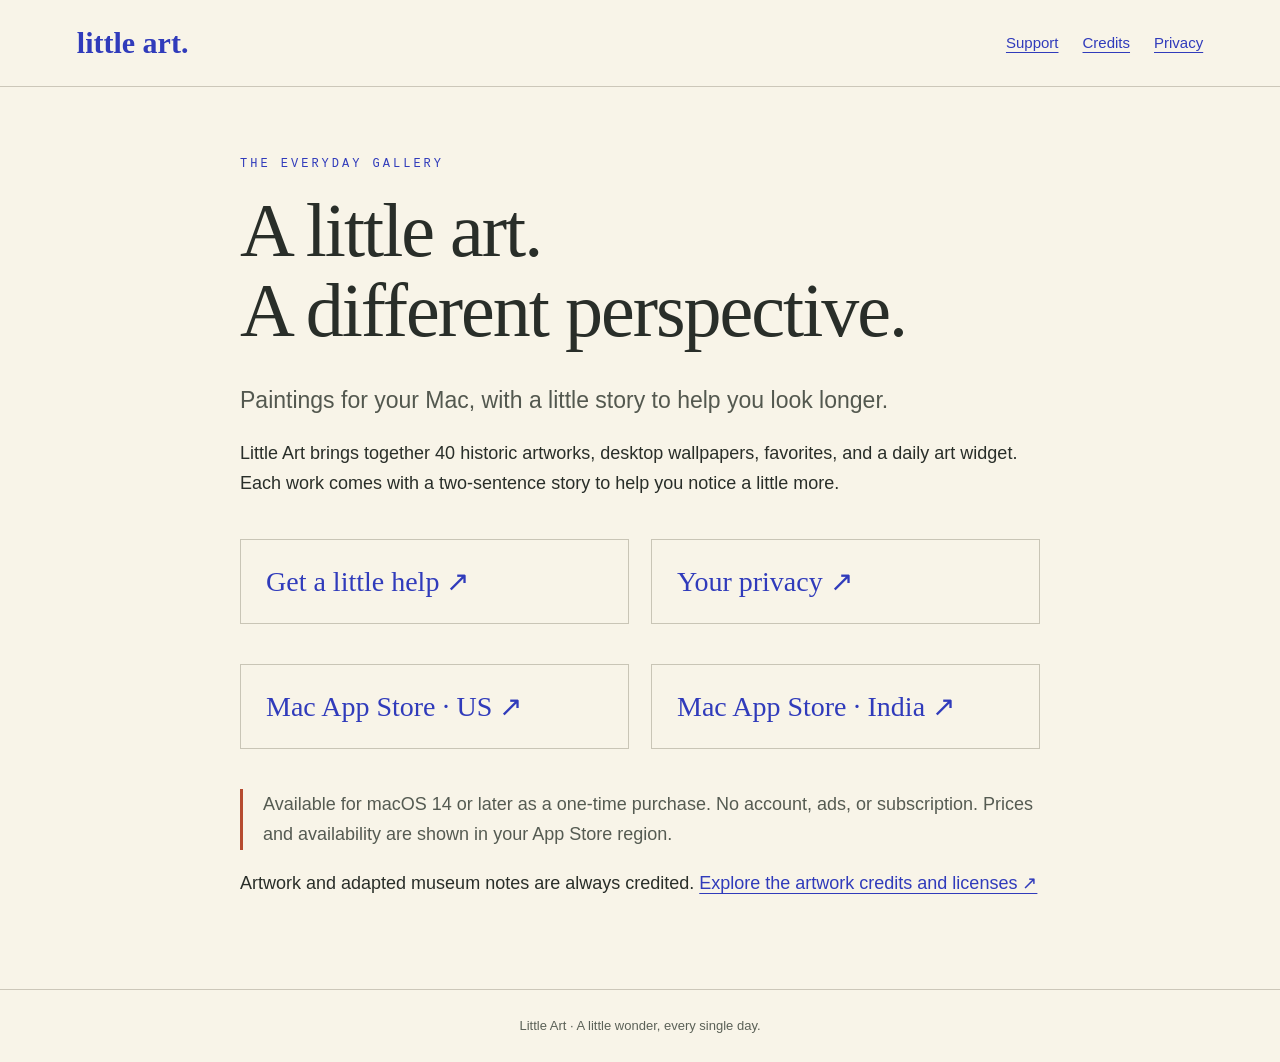
<file: index.html>
<!doctype html>
<html lang="en"><head><meta charset="utf-8"><meta name="viewport" content="width=device-width,initial-scale=1"><title>A little wonder · Little Art</title><meta name="description" content="Support and privacy information for Little Art, a painting wallpaper app for Mac."><link rel="stylesheet" href="style.css"></head><body><header><a class="brand" href="index.html">little art.</a><nav aria-label="Main navigation"><a href="support.html">Support</a><a href="credits.html">Credits</a><a href="privacy.html">Privacy</a></nav></header><main><p class="eyebrow">The everyday gallery</p><h1>A little art.<br>A different perspective.</h1><p class="intro">Paintings for your Mac, with a little story to help you look longer.</p><p>Little Art brings together 40 historic artworks, desktop wallpapers, favorites, and a daily art widget. Each work comes with a two-sentence story to help you notice a little more.</p><div class="links"><a href="support.html">Get a little help ↗</a><a href="privacy.html">Your privacy ↗</a></div><div class="links"><a href="https://apps.apple.com/us/app/little-art-daily-paintings/id6816828587?mt=12">Mac App Store · US ↗</a><a href="https://apps.apple.com/in/app/little-art-daily-paintings/id6816828587?mt=12">Mac App Store · India ↗</a></div><p class="note">Available for macOS 14 or later as a one-time purchase. No account, ads, or subscription. Prices and availability are shown in your App Store region.</p><p>Artwork and adapted museum notes are always credited. <a href="credits.html">Explore the artwork credits and licenses ↗</a></p></main><footer>Little Art · A little wonder, every single day.</footer></body></html>
</file>
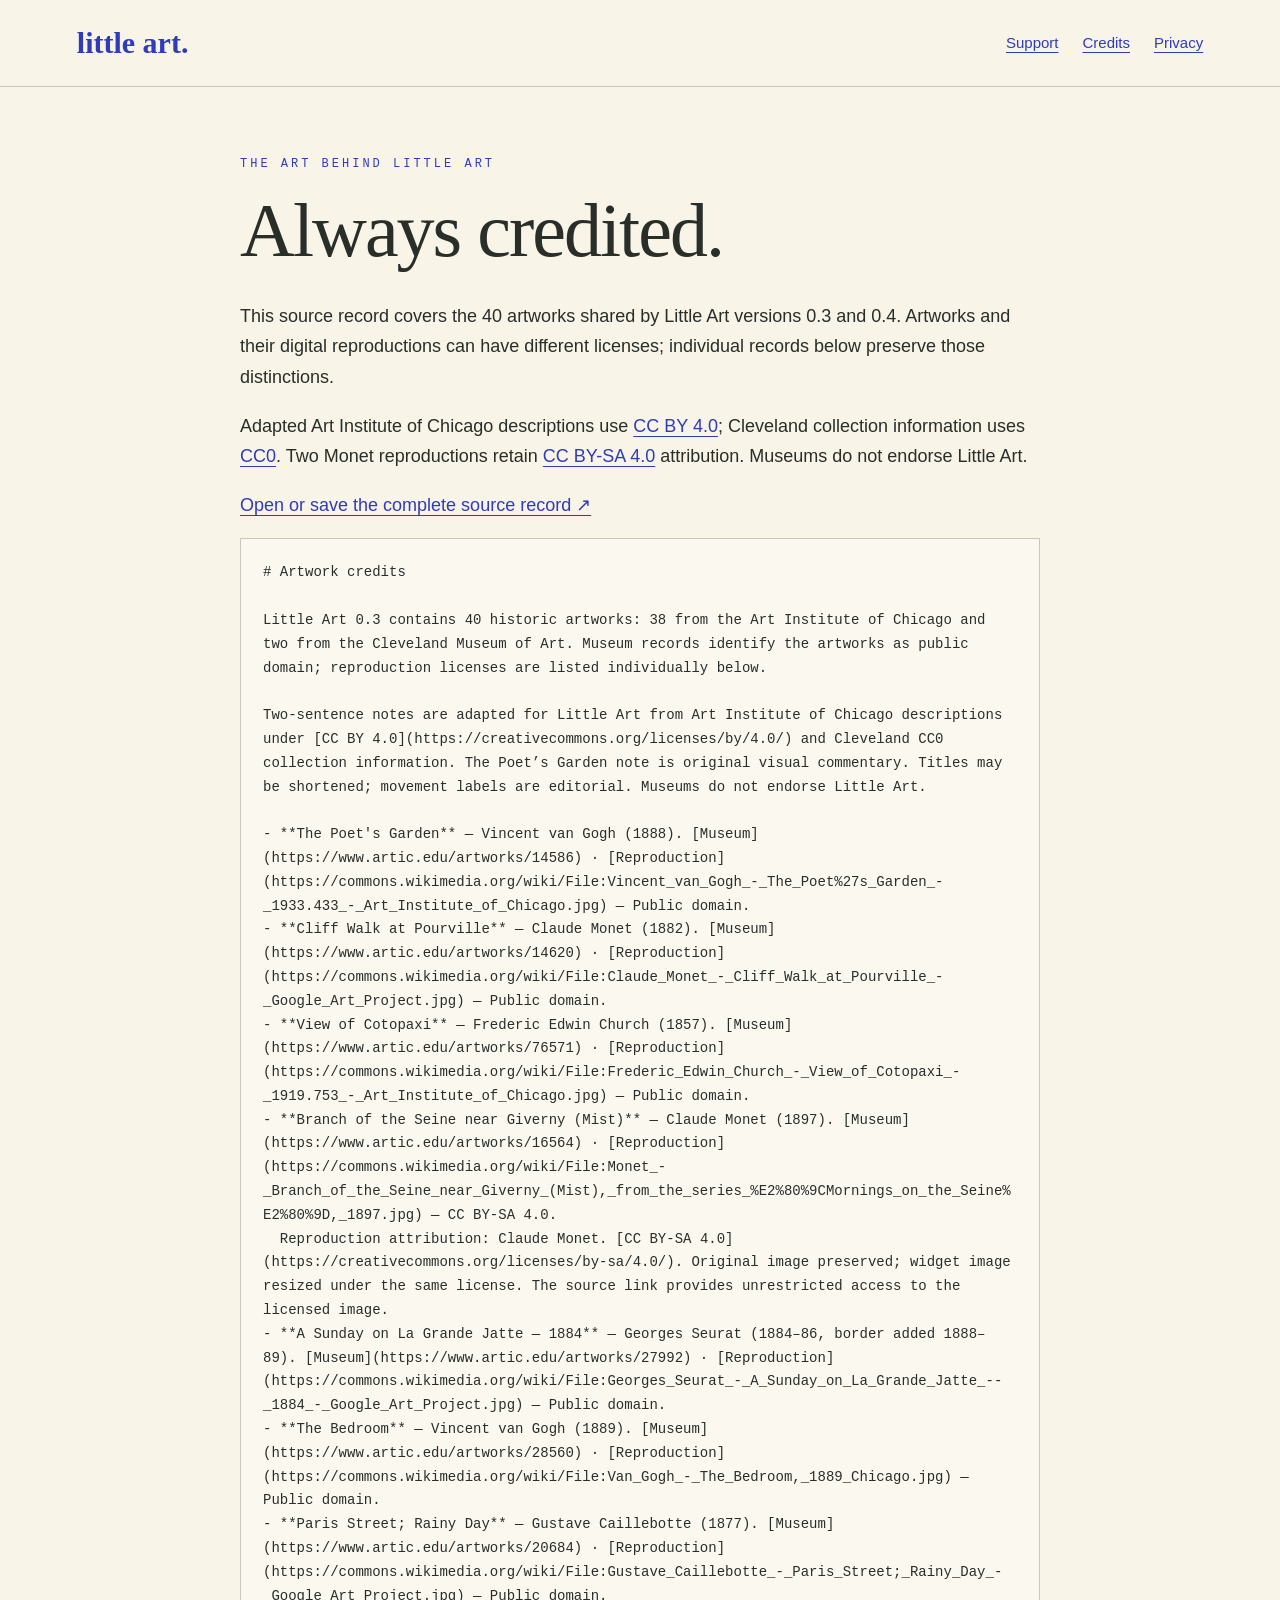
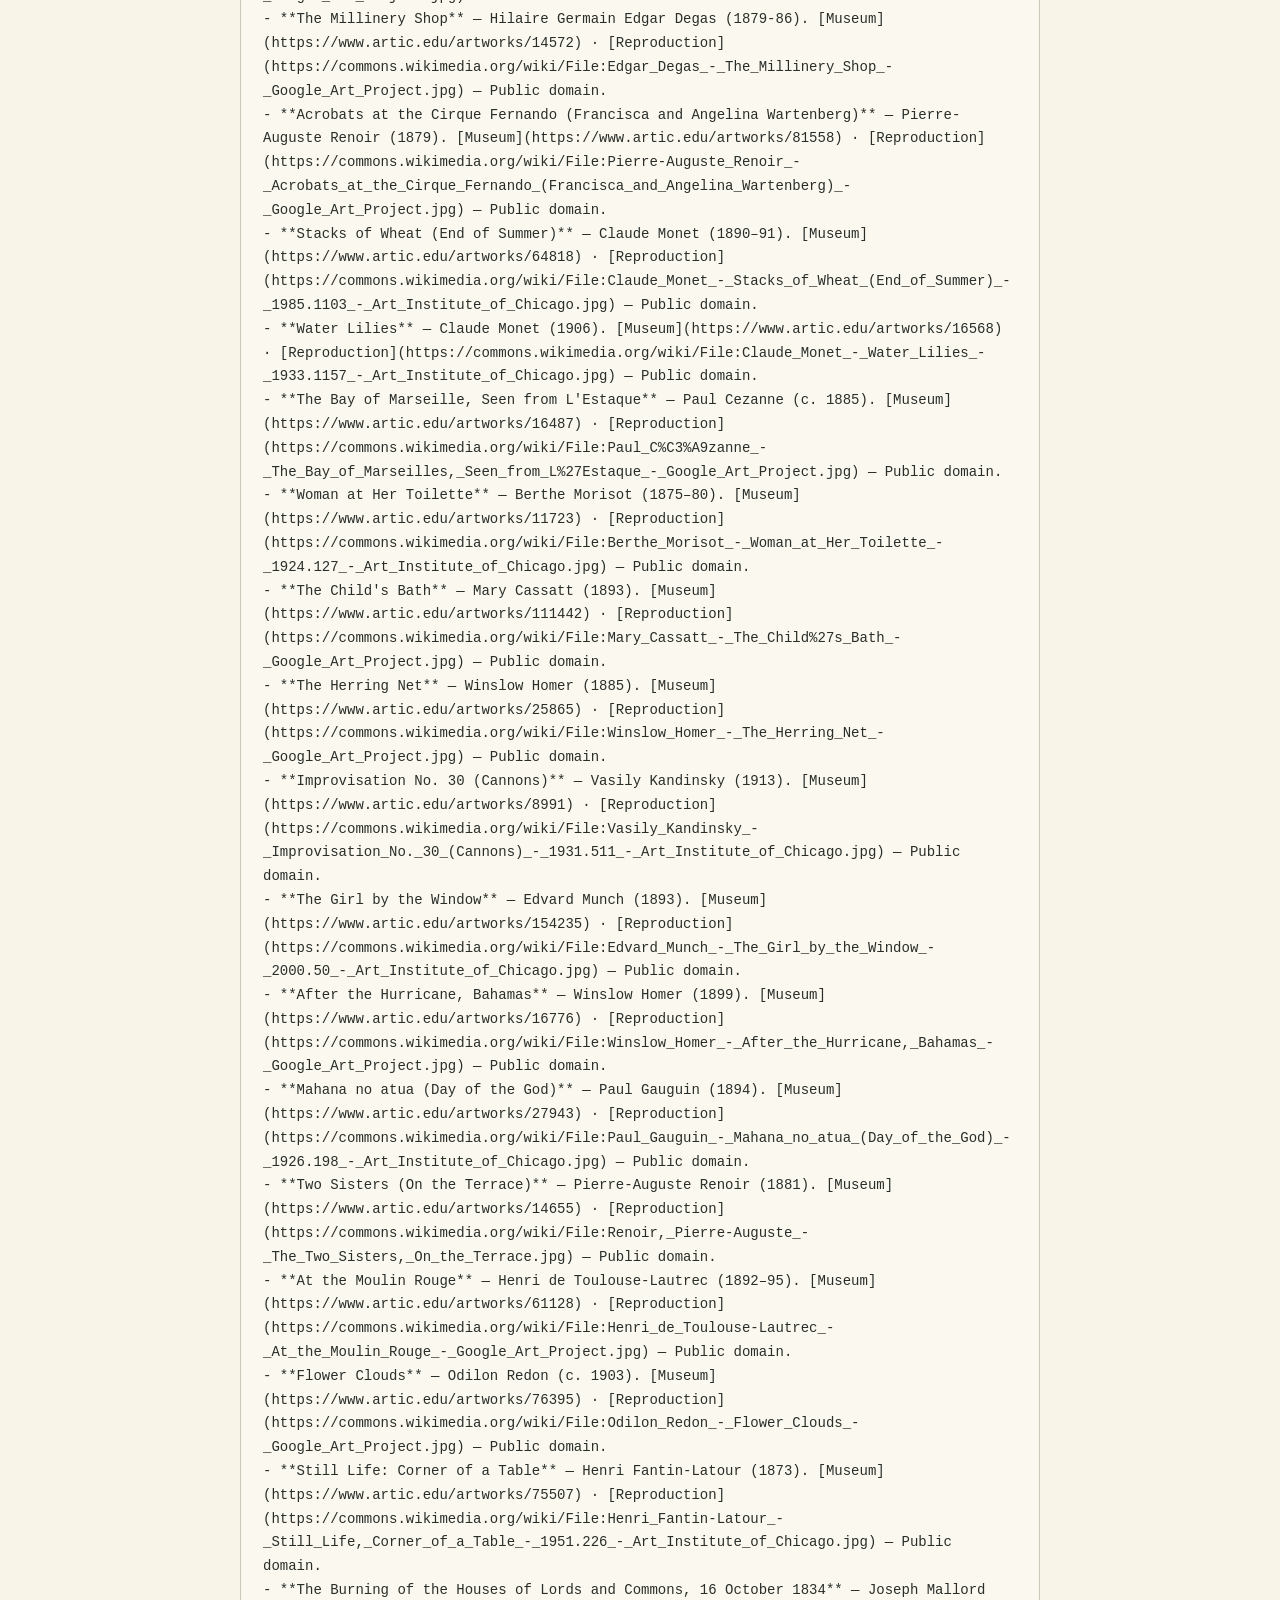
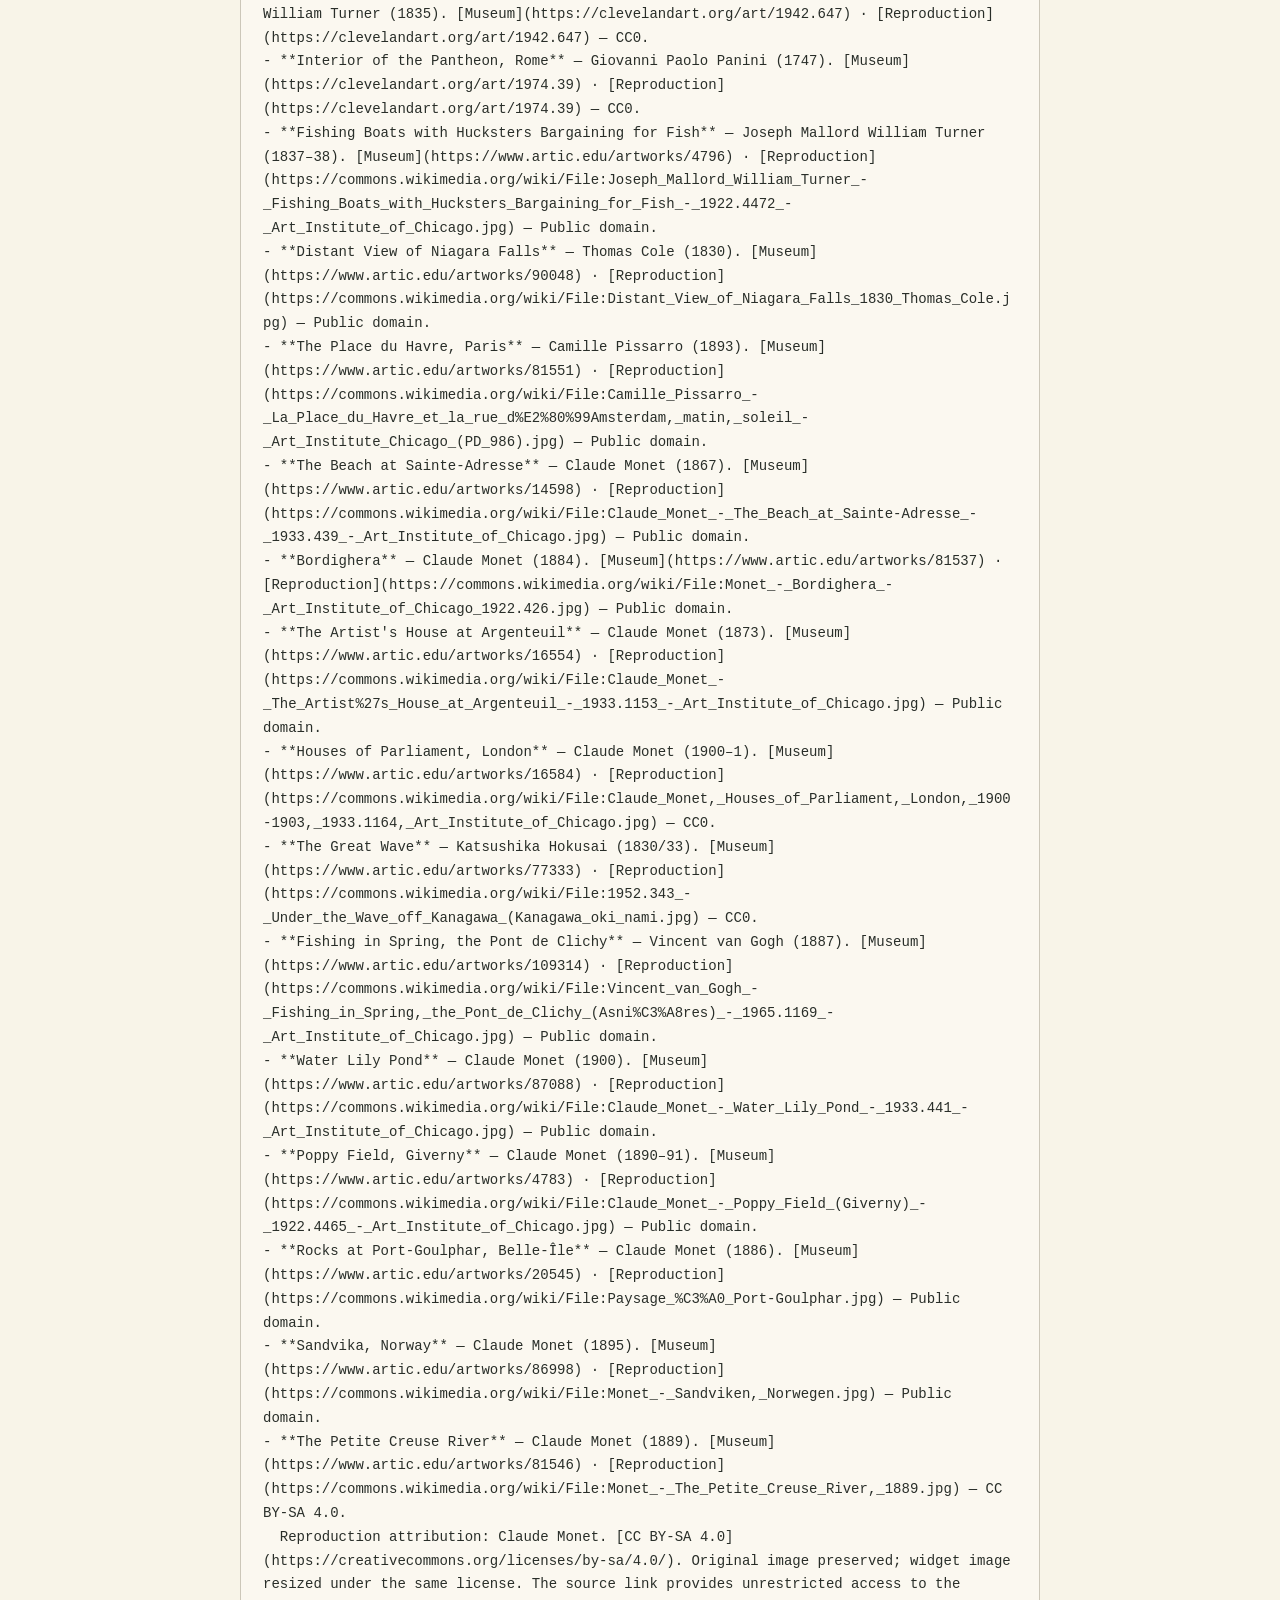
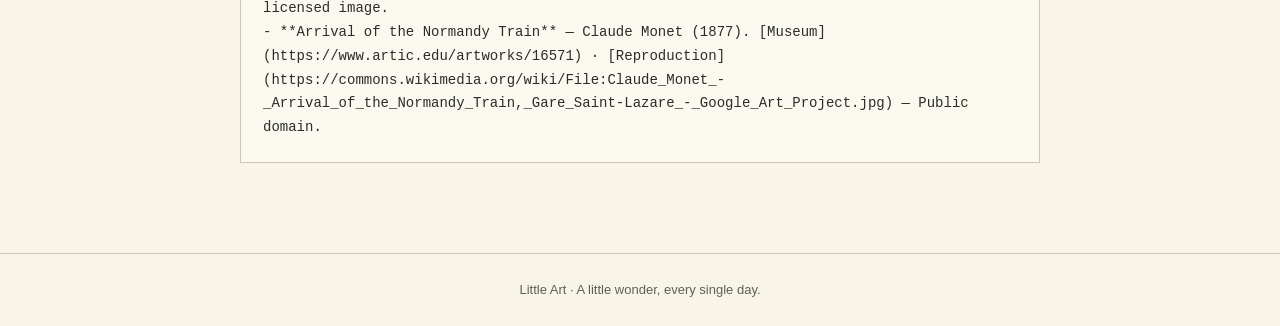
<file: credits.html>
<!doctype html>
<html lang="en"><head><meta charset="utf-8"><meta name="viewport" content="width=device-width,initial-scale=1"><title>Artwork credits · Little Art</title><meta name="description" content="Museum sources, artwork reproductions, and adapted-story credits for Little Art’s 40-work collection."><link rel="stylesheet" href="style.css"></head><body><header><a class="brand" href="index.html">little art.</a><nav aria-label="Main navigation"><a href="support.html">Support</a><a href="credits.html">Credits</a><a href="privacy.html">Privacy</a></nav></header><main><p class="eyebrow">The art behind Little Art</p><h1>Always credited.</h1><p>This source record covers the 40 artworks shared by Little Art versions 0.3 and 0.4. Artworks and their digital reproductions can have different licenses; individual records below preserve those distinctions.</p><p>Adapted Art Institute of Chicago descriptions use <a href="https://creativecommons.org/licenses/by/4.0/">CC BY 4.0</a>; Cleveland collection information uses <a href="https://creativecommons.org/publicdomain/zero/1.0/">CC0</a>. Two Monet reproductions retain <a href="https://creativecommons.org/licenses/by-sa/4.0/">CC BY-SA 4.0</a> attribution. Museums do not endorse Little Art.</p><p><a href="artwork-credits.txt">Open or save the complete source record ↗</a></p><pre class="credits-record"># Artwork credits

Little Art 0.3 contains 40 historic artworks: 38 from the Art Institute of Chicago and two from the Cleveland Museum of Art. Museum records identify the artworks as public domain; reproduction licenses are listed individually below.

Two-sentence notes are adapted for Little Art from Art Institute of Chicago descriptions under [CC BY 4.0](https://creativecommons.org/licenses/by/4.0/) and Cleveland CC0 collection information. The Poet’s Garden note is original visual commentary. Titles may be shortened; movement labels are editorial. Museums do not endorse Little Art.

- **The Poet&#x27;s Garden** — Vincent van Gogh (1888). [Museum](https://www.artic.edu/artworks/14586) · [Reproduction](https://commons.wikimedia.org/wiki/File:Vincent_van_Gogh_-_The_Poet%27s_Garden_-_1933.433_-_Art_Institute_of_Chicago.jpg) — Public domain.
- **Cliff Walk at Pourville** — Claude Monet (1882). [Museum](https://www.artic.edu/artworks/14620) · [Reproduction](https://commons.wikimedia.org/wiki/File:Claude_Monet_-_Cliff_Walk_at_Pourville_-_Google_Art_Project.jpg) — Public domain.
- **View of Cotopaxi** — Frederic Edwin Church (1857). [Museum](https://www.artic.edu/artworks/76571) · [Reproduction](https://commons.wikimedia.org/wiki/File:Frederic_Edwin_Church_-_View_of_Cotopaxi_-_1919.753_-_Art_Institute_of_Chicago.jpg) — Public domain.
- **Branch of the Seine near Giverny (Mist)** — Claude Monet (1897). [Museum](https://www.artic.edu/artworks/16564) · [Reproduction](https://commons.wikimedia.org/wiki/File:Monet_-_Branch_of_the_Seine_near_Giverny_(Mist),_from_the_series_%E2%80%9CMornings_on_the_Seine%E2%80%9D,_1897.jpg) — CC BY-SA 4.0.
  Reproduction attribution: Claude Monet. [CC BY-SA 4.0](https://creativecommons.org/licenses/by-sa/4.0/). Original image preserved; widget image resized under the same license. The source link provides unrestricted access to the licensed image.
- **A Sunday on La Grande Jatte — 1884** — Georges Seurat (1884–86, border added 1888–89). [Museum](https://www.artic.edu/artworks/27992) · [Reproduction](https://commons.wikimedia.org/wiki/File:Georges_Seurat_-_A_Sunday_on_La_Grande_Jatte_--_1884_-_Google_Art_Project.jpg) — Public domain.
- **The Bedroom** — Vincent van Gogh (1889). [Museum](https://www.artic.edu/artworks/28560) · [Reproduction](https://commons.wikimedia.org/wiki/File:Van_Gogh_-_The_Bedroom,_1889_Chicago.jpg) — Public domain.
- **Paris Street; Rainy Day** — Gustave Caillebotte (1877). [Museum](https://www.artic.edu/artworks/20684) · [Reproduction](https://commons.wikimedia.org/wiki/File:Gustave_Caillebotte_-_Paris_Street;_Rainy_Day_-_Google_Art_Project.jpg) — Public domain.
- **The Millinery Shop** — Hilaire Germain Edgar Degas (1879-86). [Museum](https://www.artic.edu/artworks/14572) · [Reproduction](https://commons.wikimedia.org/wiki/File:Edgar_Degas_-_The_Millinery_Shop_-_Google_Art_Project.jpg) — Public domain.
- **Acrobats at the Cirque Fernando (Francisca and Angelina Wartenberg)** — Pierre-Auguste Renoir (1879). [Museum](https://www.artic.edu/artworks/81558) · [Reproduction](https://commons.wikimedia.org/wiki/File:Pierre-Auguste_Renoir_-_Acrobats_at_the_Cirque_Fernando_(Francisca_and_Angelina_Wartenberg)_-_Google_Art_Project.jpg) — Public domain.
- **Stacks of Wheat (End of Summer)** — Claude Monet (1890–91). [Museum](https://www.artic.edu/artworks/64818) · [Reproduction](https://commons.wikimedia.org/wiki/File:Claude_Monet_-_Stacks_of_Wheat_(End_of_Summer)_-_1985.1103_-_Art_Institute_of_Chicago.jpg) — Public domain.
- **Water Lilies** — Claude Monet (1906). [Museum](https://www.artic.edu/artworks/16568) · [Reproduction](https://commons.wikimedia.org/wiki/File:Claude_Monet_-_Water_Lilies_-_1933.1157_-_Art_Institute_of_Chicago.jpg) — Public domain.
- **The Bay of Marseille, Seen from L&#x27;Estaque** — Paul Cezanne (c. 1885). [Museum](https://www.artic.edu/artworks/16487) · [Reproduction](https://commons.wikimedia.org/wiki/File:Paul_C%C3%A9zanne_-_The_Bay_of_Marseilles,_Seen_from_L%27Estaque_-_Google_Art_Project.jpg) — Public domain.
- **Woman at Her Toilette** — Berthe Morisot (1875–80). [Museum](https://www.artic.edu/artworks/11723) · [Reproduction](https://commons.wikimedia.org/wiki/File:Berthe_Morisot_-_Woman_at_Her_Toilette_-_1924.127_-_Art_Institute_of_Chicago.jpg) — Public domain.
- **The Child&#x27;s Bath** — Mary Cassatt (1893). [Museum](https://www.artic.edu/artworks/111442) · [Reproduction](https://commons.wikimedia.org/wiki/File:Mary_Cassatt_-_The_Child%27s_Bath_-_Google_Art_Project.jpg) — Public domain.
- **The Herring Net** — Winslow Homer (1885). [Museum](https://www.artic.edu/artworks/25865) · [Reproduction](https://commons.wikimedia.org/wiki/File:Winslow_Homer_-_The_Herring_Net_-_Google_Art_Project.jpg) — Public domain.
- **Improvisation No. 30 (Cannons)** — Vasily Kandinsky (1913). [Museum](https://www.artic.edu/artworks/8991) · [Reproduction](https://commons.wikimedia.org/wiki/File:Vasily_Kandinsky_-_Improvisation_No._30_(Cannons)_-_1931.511_-_Art_Institute_of_Chicago.jpg) — Public domain.
- **The Girl by the Window** — Edvard Munch (1893). [Museum](https://www.artic.edu/artworks/154235) · [Reproduction](https://commons.wikimedia.org/wiki/File:Edvard_Munch_-_The_Girl_by_the_Window_-_2000.50_-_Art_Institute_of_Chicago.jpg) — Public domain.
- **After the Hurricane, Bahamas** — Winslow Homer (1899). [Museum](https://www.artic.edu/artworks/16776) · [Reproduction](https://commons.wikimedia.org/wiki/File:Winslow_Homer_-_After_the_Hurricane,_Bahamas_-_Google_Art_Project.jpg) — Public domain.
- **Mahana no atua (Day of the God)** — Paul Gauguin (1894). [Museum](https://www.artic.edu/artworks/27943) · [Reproduction](https://commons.wikimedia.org/wiki/File:Paul_Gauguin_-_Mahana_no_atua_(Day_of_the_God)_-_1926.198_-_Art_Institute_of_Chicago.jpg) — Public domain.
- **Two Sisters (On the Terrace)** — Pierre-Auguste Renoir (1881). [Museum](https://www.artic.edu/artworks/14655) · [Reproduction](https://commons.wikimedia.org/wiki/File:Renoir,_Pierre-Auguste_-_The_Two_Sisters,_On_the_Terrace.jpg) — Public domain.
- **At the Moulin Rouge** — Henri de Toulouse-Lautrec (1892–95). [Museum](https://www.artic.edu/artworks/61128) · [Reproduction](https://commons.wikimedia.org/wiki/File:Henri_de_Toulouse-Lautrec_-_At_the_Moulin_Rouge_-_Google_Art_Project.jpg) — Public domain.
- **Flower Clouds** — Odilon Redon (c. 1903). [Museum](https://www.artic.edu/artworks/76395) · [Reproduction](https://commons.wikimedia.org/wiki/File:Odilon_Redon_-_Flower_Clouds_-_Google_Art_Project.jpg) — Public domain.
- **Still Life: Corner of a Table** — Henri Fantin-Latour (1873). [Museum](https://www.artic.edu/artworks/75507) · [Reproduction](https://commons.wikimedia.org/wiki/File:Henri_Fantin-Latour_-_Still_Life,_Corner_of_a_Table_-_1951.226_-_Art_Institute_of_Chicago.jpg) — Public domain.
- **The Burning of the Houses of Lords and Commons, 16 October 1834** — Joseph Mallord William Turner (1835). [Museum](https://clevelandart.org/art/1942.647) · [Reproduction](https://clevelandart.org/art/1942.647) — CC0.
- **Interior of the Pantheon, Rome** — Giovanni Paolo Panini (1747). [Museum](https://clevelandart.org/art/1974.39) · [Reproduction](https://clevelandart.org/art/1974.39) — CC0.
- **Fishing Boats with Hucksters Bargaining for Fish** — Joseph Mallord William Turner (1837–38). [Museum](https://www.artic.edu/artworks/4796) · [Reproduction](https://commons.wikimedia.org/wiki/File:Joseph_Mallord_William_Turner_-_Fishing_Boats_with_Hucksters_Bargaining_for_Fish_-_1922.4472_-_Art_Institute_of_Chicago.jpg) — Public domain.
- **Distant View of Niagara Falls** — Thomas Cole (1830). [Museum](https://www.artic.edu/artworks/90048) · [Reproduction](https://commons.wikimedia.org/wiki/File:Distant_View_of_Niagara_Falls_1830_Thomas_Cole.jpg) — Public domain.
- **The Place du Havre, Paris** — Camille Pissarro (1893). [Museum](https://www.artic.edu/artworks/81551) · [Reproduction](https://commons.wikimedia.org/wiki/File:Camille_Pissarro_-_La_Place_du_Havre_et_la_rue_d%E2%80%99Amsterdam,_matin,_soleil_-_Art_Institute_Chicago_(PD_986).jpg) — Public domain.
- **The Beach at Sainte-Adresse** — Claude Monet (1867). [Museum](https://www.artic.edu/artworks/14598) · [Reproduction](https://commons.wikimedia.org/wiki/File:Claude_Monet_-_The_Beach_at_Sainte-Adresse_-_1933.439_-_Art_Institute_of_Chicago.jpg) — Public domain.
- **Bordighera** — Claude Monet (1884). [Museum](https://www.artic.edu/artworks/81537) · [Reproduction](https://commons.wikimedia.org/wiki/File:Monet_-_Bordighera_-_Art_Institute_of_Chicago_1922.426.jpg) — Public domain.
- **The Artist&#x27;s House at Argenteuil** — Claude Monet (1873). [Museum](https://www.artic.edu/artworks/16554) · [Reproduction](https://commons.wikimedia.org/wiki/File:Claude_Monet_-_The_Artist%27s_House_at_Argenteuil_-_1933.1153_-_Art_Institute_of_Chicago.jpg) — Public domain.
- **Houses of Parliament, London** — Claude Monet (1900–1). [Museum](https://www.artic.edu/artworks/16584) · [Reproduction](https://commons.wikimedia.org/wiki/File:Claude_Monet,_Houses_of_Parliament,_London,_1900-1903,_1933.1164,_Art_Institute_of_Chicago.jpg) — CC0.
- **The Great Wave** — Katsushika Hokusai (1830/33). [Museum](https://www.artic.edu/artworks/77333) · [Reproduction](https://commons.wikimedia.org/wiki/File:1952.343_-_Under_the_Wave_off_Kanagawa_(Kanagawa_oki_nami.jpg) — CC0.
- **Fishing in Spring, the Pont de Clichy** — Vincent van Gogh (1887). [Museum](https://www.artic.edu/artworks/109314) · [Reproduction](https://commons.wikimedia.org/wiki/File:Vincent_van_Gogh_-_Fishing_in_Spring,_the_Pont_de_Clichy_(Asni%C3%A8res)_-_1965.1169_-_Art_Institute_of_Chicago.jpg) — Public domain.
- **Water Lily Pond** — Claude Monet (1900). [Museum](https://www.artic.edu/artworks/87088) · [Reproduction](https://commons.wikimedia.org/wiki/File:Claude_Monet_-_Water_Lily_Pond_-_1933.441_-_Art_Institute_of_Chicago.jpg) — Public domain.
- **Poppy Field, Giverny** — Claude Monet (1890–91). [Museum](https://www.artic.edu/artworks/4783) · [Reproduction](https://commons.wikimedia.org/wiki/File:Claude_Monet_-_Poppy_Field_(Giverny)_-_1922.4465_-_Art_Institute_of_Chicago.jpg) — Public domain.
- **Rocks at Port-Goulphar, Belle-Île** — Claude Monet (1886). [Museum](https://www.artic.edu/artworks/20545) · [Reproduction](https://commons.wikimedia.org/wiki/File:Paysage_%C3%A0_Port-Goulphar.jpg) — Public domain.
- **Sandvika, Norway** — Claude Monet (1895). [Museum](https://www.artic.edu/artworks/86998) · [Reproduction](https://commons.wikimedia.org/wiki/File:Monet_-_Sandviken,_Norwegen.jpg) — Public domain.
- **The Petite Creuse River** — Claude Monet (1889). [Museum](https://www.artic.edu/artworks/81546) · [Reproduction](https://commons.wikimedia.org/wiki/File:Monet_-_The_Petite_Creuse_River,_1889.jpg) — CC BY-SA 4.0.
  Reproduction attribution: Claude Monet. [CC BY-SA 4.0](https://creativecommons.org/licenses/by-sa/4.0/). Original image preserved; widget image resized under the same license. The source link provides unrestricted access to the licensed image.
- **Arrival of the Normandy Train** — Claude Monet (1877). [Museum](https://www.artic.edu/artworks/16571) · [Reproduction](https://commons.wikimedia.org/wiki/File:Claude_Monet_-_Arrival_of_the_Normandy_Train,_Gare_Saint-Lazare_-_Google_Art_Project.jpg) — Public domain.
</pre></main><footer>Little Art · A little wonder, every single day.</footer></body></html>
</file>
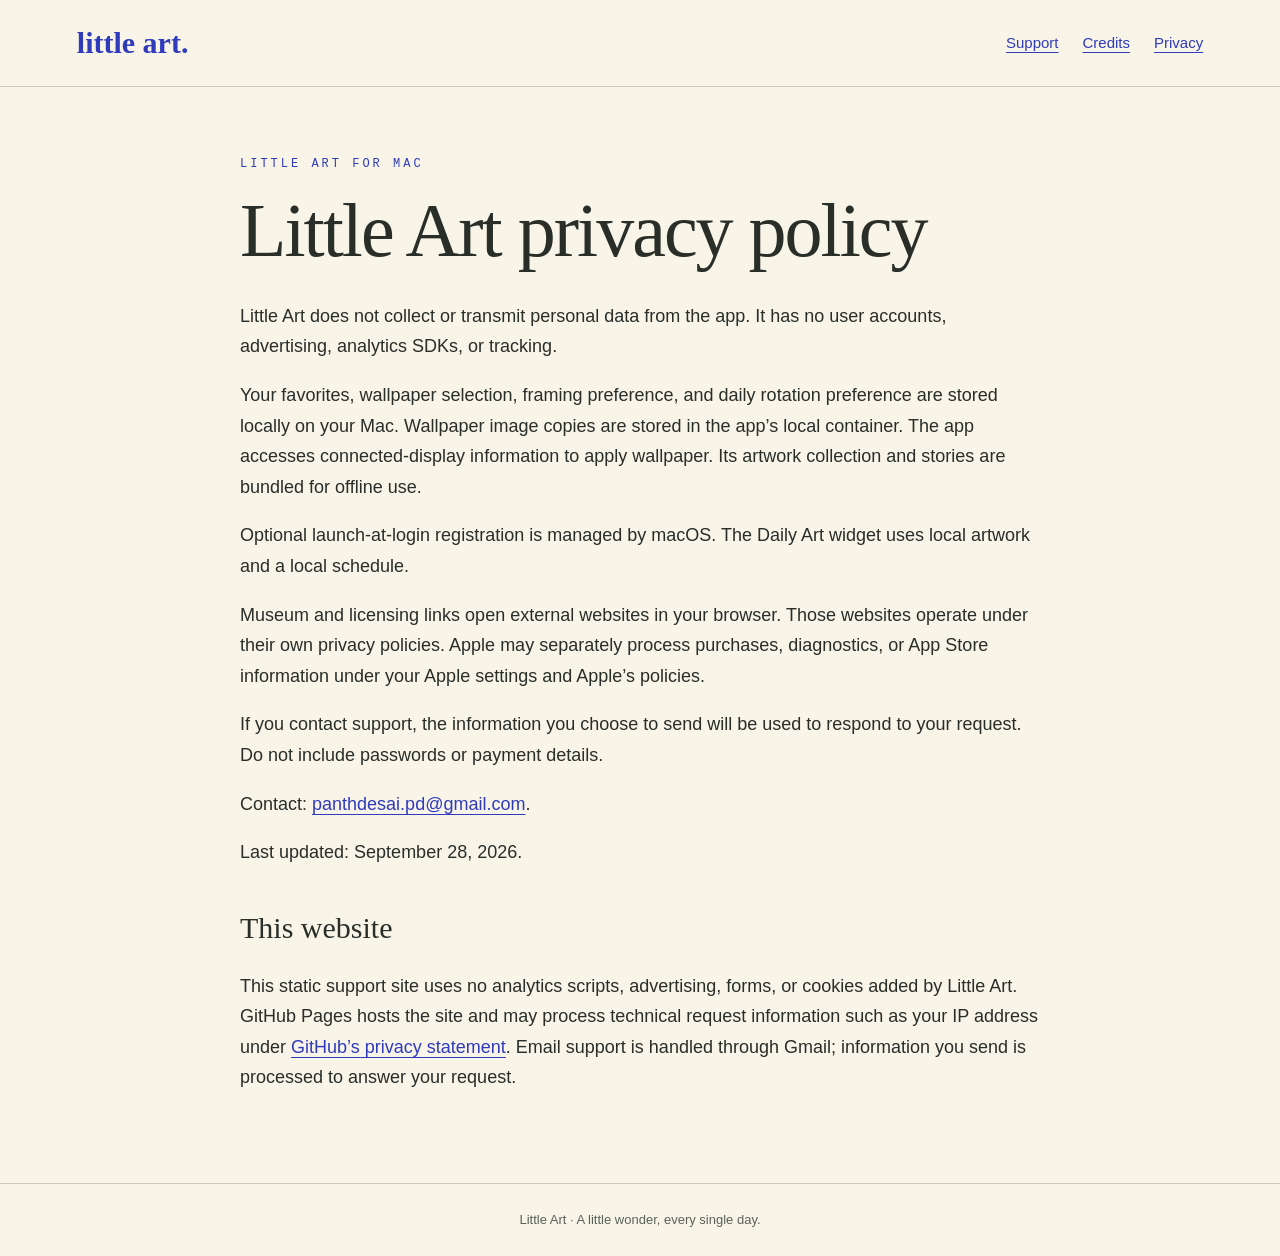
<file: privacy.html>
<!doctype html>
<html lang="en"><head><meta charset="utf-8"><meta name="viewport" content="width=device-width,initial-scale=1"><title>Privacy · Little Art</title><meta name="description" content="Support and privacy information for Little Art, a painting wallpaper app for Mac."><link rel="stylesheet" href="style.css"></head><body><header><a class="brand" href="index.html">little art.</a><nav aria-label="Main navigation"><a href="support.html">Support</a><a href="credits.html">Credits</a><a href="privacy.html">Privacy</a></nav></header><main><p class="eyebrow">Little Art for Mac</p><h1>Little Art privacy policy</h1><p>Little Art does not collect or transmit personal data from the app. It has no user accounts, advertising, analytics SDKs, or tracking.</p><p>Your favorites, wallpaper selection, framing preference, and daily rotation preference are stored locally on your Mac. Wallpaper image copies are stored in the app’s local container. The app accesses connected-display information to apply wallpaper. Its artwork collection and stories are bundled for offline use.</p><p>Optional launch-at-login registration is managed by macOS. The Daily Art widget uses local artwork and a local schedule.</p><p>Museum and licensing links open external websites in your browser. Those websites operate under their own privacy policies. Apple may separately process purchases, diagnostics, or App Store information under your Apple settings and Apple’s policies.</p><p>If you contact support, the information you choose to send will be used to respond to your request. Do not include passwords or payment details.</p><p>Contact: <a href="mailto:panthdesai.pd@gmail.com">panthdesai.pd@gmail.com</a>.</p><p>Last updated: September 28, 2026.</p><h2>This website</h2><p>This static support site uses no analytics scripts, advertising, forms, or cookies added by Little Art. GitHub Pages hosts the site and may process technical request information such as your IP address under <a href="https://docs.github.com/en/site-policy/privacy-policies/github-general-privacy-statement">GitHub’s privacy statement</a>. Email support is handled through Gmail; information you send is processed to answer your request.</p></main><footer>Little Art · A little wonder, every single day.</footer></body></html>
</file>
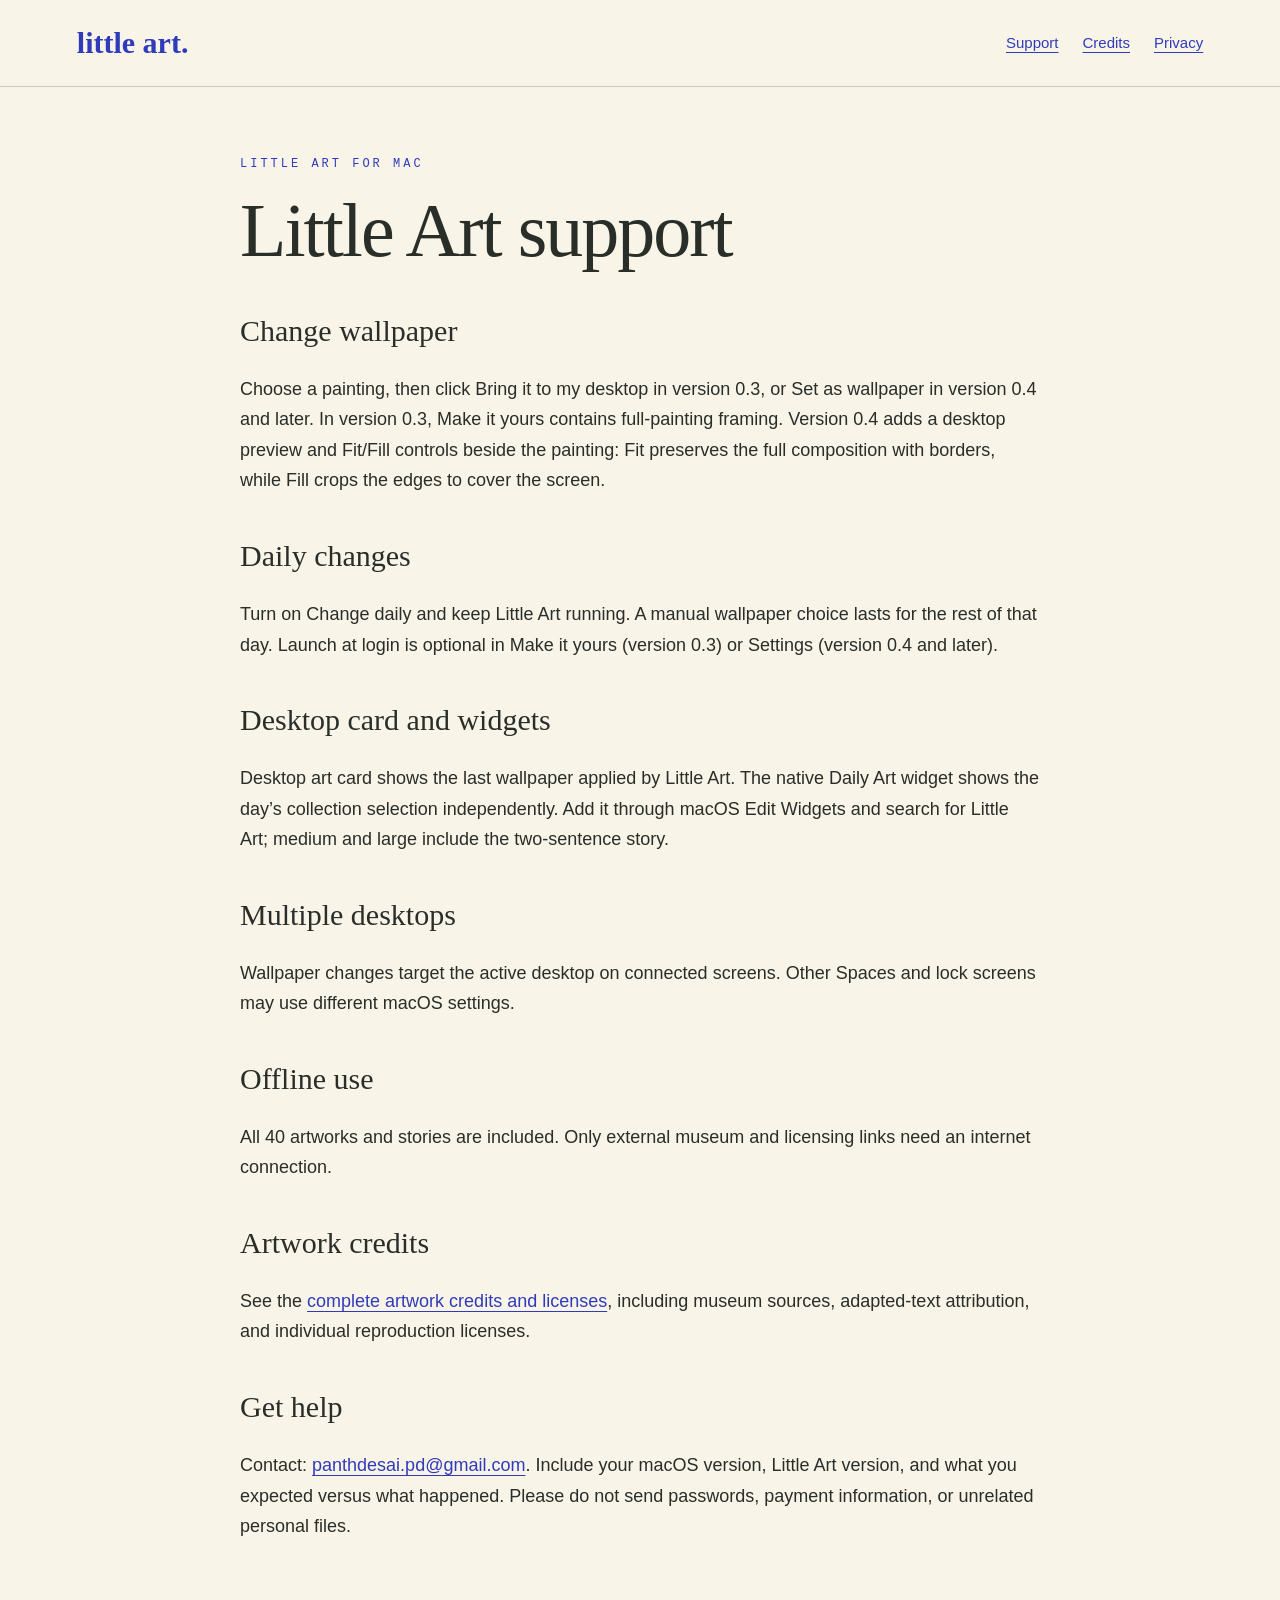
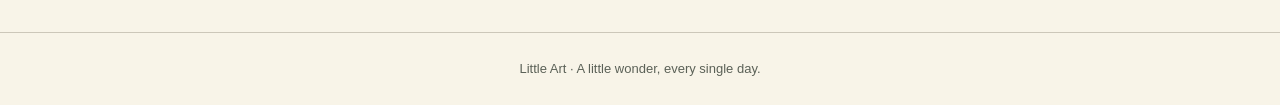
<file: support.html>
<!doctype html>
<html lang="en"><head><meta charset="utf-8"><meta name="viewport" content="width=device-width,initial-scale=1"><title>Support · Little Art</title><meta name="description" content="Support and privacy information for Little Art, a painting wallpaper app for Mac."><link rel="stylesheet" href="style.css"></head><body><header><a class="brand" href="index.html">little art.</a><nav aria-label="Main navigation"><a href="support.html">Support</a><a href="credits.html">Credits</a><a href="privacy.html">Privacy</a></nav></header><main><p class="eyebrow">Little Art for Mac</p><h1>Little Art support</h1><h2>Change wallpaper</h2><p>Choose a painting, then click Bring it to my desktop in version 0.3, or Set as wallpaper in version 0.4 and later. In version 0.3, Make it yours contains full-painting framing. Version 0.4 adds a desktop preview and Fit/Fill controls beside the painting: Fit preserves the full composition with borders, while Fill crops the edges to cover the screen.</p><h2>Daily changes</h2><p>Turn on Change daily and keep Little Art running. A manual wallpaper choice lasts for the rest of that day. Launch at login is optional in Make it yours (version 0.3) or Settings (version 0.4 and later).</p><h2>Desktop card and widgets</h2><p>Desktop art card shows the last wallpaper applied by Little Art. The native Daily Art widget shows the day’s collection selection independently. Add it through macOS Edit Widgets and search for Little Art; medium and large include the two-sentence story.</p><h2>Multiple desktops</h2><p>Wallpaper changes target the active desktop on connected screens. Other Spaces and lock screens may use different macOS settings.</p><h2>Offline use</h2><p>All 40 artworks and stories are included. Only external museum and licensing links need an internet connection.</p><h2>Artwork credits</h2><p>See the <a href="credits.html">complete artwork credits and licenses</a>, including museum sources, adapted-text attribution, and individual reproduction licenses.</p><h2>Get help</h2><p>Contact: <a href="mailto:panthdesai.pd@gmail.com">panthdesai.pd@gmail.com</a>. Include your macOS version, Little Art version, and what you expected versus what happened. Please do not send passwords, payment information, or unrelated personal files.</p></main><footer>Little Art · A little wonder, every single day.</footer></body></html>
</file>
<file: style.css>
:root{color-scheme:light;--paper:#f8f4e8;--ink:#292e29;--blue:#303bbb;--red:#b64b30}*{box-sizing:border-box}body{margin:0;background:var(--paper);color:var(--ink);font:18px/1.7 -apple-system,BlinkMacSystemFont,"Segoe UI",sans-serif}header{padding:26px max(6vw,24px);border-bottom:1px solid #ccc7b9;display:flex;justify-content:space-between;align-items:center;gap:24px}a{color:var(--blue);text-underline-offset:4px}a:focus-visible{outline:3px solid var(--red);outline-offset:5px}.brand{font:bold 30px Georgia,serif;text-decoration:none}nav{display:flex;gap:24px;font-size:15px}main{max-width:850px;margin:70px auto 90px;padding:0 25px}.eyebrow{font:12px monospace;letter-spacing:3px;color:var(--blue);text-transform:uppercase}h1{font:normal clamp(44px,8vw,76px)/1.05 Georgia,serif;letter-spacing:-2px;margin:20px 0 30px}h2{font:normal 30px/1.2 Georgia,serif;margin-top:42px}p{margin:18px 0}.intro{font-size:23px;color:#53584f}.contact{display:inline-block;background:var(--blue);color:white;padding:13px 22px;text-decoration:none;margin:10px 0;overflow-wrap:anywhere}.note{border-left:3px solid var(--red);padding-left:20px;color:#555b52}.links{display:grid;grid-template-columns:1fr 1fr;gap:22px;margin:40px 0}.links a{padding:25px;border:1px solid #c9c5b6;text-decoration:none;font:28px Georgia,serif}footer{border-top:1px solid #ccc7b9;padding:25px;text-align:center;font-size:13px;color:#5b6157}@media(max-width:540px){header{align-items:flex-start;flex-direction:column;gap:12px}main{margin-top:45px}.links{grid-template-columns:1fr}body{font-size:16px}}

.credits-record{white-space:pre-wrap;overflow-wrap:anywhere;font:14px/1.7 ui-monospace,SFMono-Regular,monospace;padding:22px;border:1px solid #ccc7b9;background:#ffffff55}
</file>
